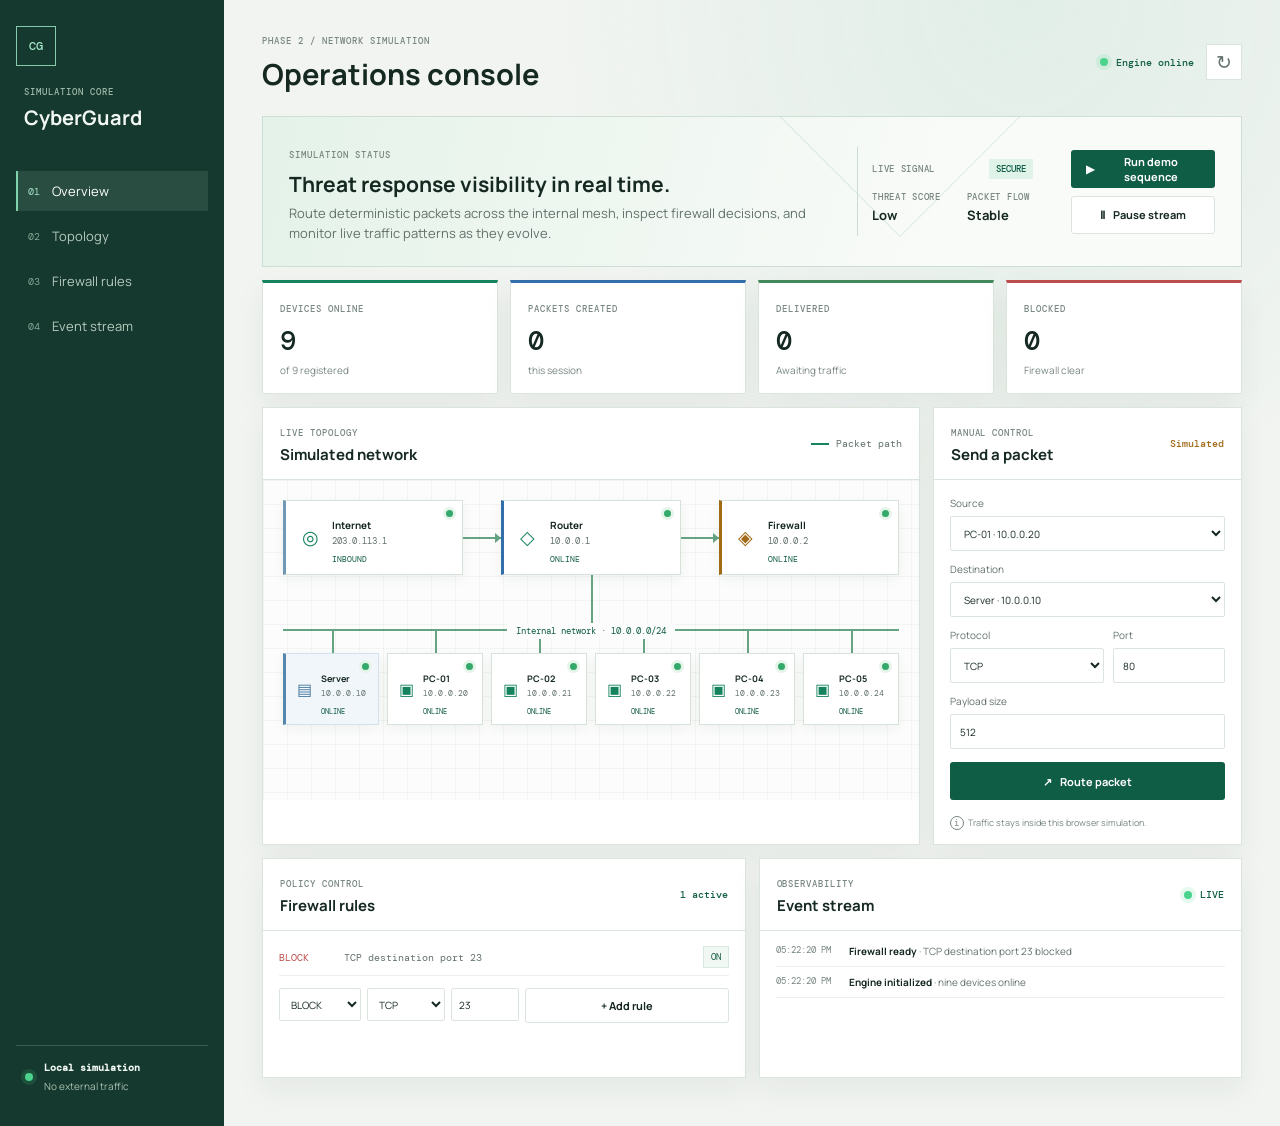
<file: web/index.html>
<!doctype html>
<html lang="en">
<head>
  <meta charset="utf-8">
  <meta name="viewport" content="width=device-width, initial-scale=1">
  <meta name="theme-color" content="#f2f5f2">
  <title>CyberGuard | Network Simulation Console</title>
  <link rel="stylesheet" href="dashboard.css">
</head>
<body>
  <div class="app-shell">
    <aside class="sidebar">
      <div class="brand-header">
        <div class="brand-mark" aria-hidden="true">CG</div>
        <div class="brand-copy">
          <span class="eyebrow">Simulation core</span>
          <h1>CyberGuard</h1>
        </div>
      </div>

      <nav class="side-nav" aria-label="Simulation sections">
        <a class="nav-item active" href="#overview"><span class="nav-icon">01</span>Overview</a>
        <a class="nav-item" href="#topology"><span class="nav-icon">02</span>Topology</a>
        <a class="nav-item" href="#firewall"><span class="nav-icon">03</span>Firewall rules</a>
        <a class="nav-item" href="#events"><span class="nav-icon">04</span>Event stream</a>
      </nav>

      <div class="sidebar-footer">
        <span class="status-dot" aria-hidden="true"></span>
        <div>
          <strong>Local simulation</strong>
          <small>No external traffic</small>
        </div>
      </div>
    </aside>

    <main class="main-content" id="overview">
      <header class="topbar">
        <div>
          <span class="eyebrow">Phase 2 / network simulation</span>
          <h2>Operations console</h2>
        </div>
        <div class="topbar-actions">
          <span class="engine-pill"><span class="pulse-dot"></span>Engine online</span>
          <button class="icon-button" id="resetButton" title="Reset simulation" aria-label="Reset simulation">↻</button>
        </div>
      </header>

      <section class="hero-strip" aria-label="Simulation summary">
        <div class="hero-copy">
          <p class="section-kicker">Simulation status</p>
          <h3>Threat response visibility in real time.</h3>
          <p class="hero-description">Route deterministic packets across the internal mesh, inspect firewall decisions, and monitor live traffic patterns as they evolve.</p>
        </div>

        <div class="hero-panel" aria-label="System signal">
          <div class="hero-panel-header">
            <span class="hero-tag">Live signal</span>
            <span class="hero-badge">Secure</span>
          </div>
          <div class="hero-panel-body">
            <div>
              <span class="mini-label">Threat score</span>
              <strong>Low</strong>
            </div>
            <div>
              <span class="mini-label">Packet flow</span>
              <strong>Stable</strong>
            </div>
          </div>
        </div>

        <div class="hero-actions">
          <button class="button button-primary" id="demoButton"><span>▶</span>Run demo sequence</button>
          <button class="button button-quiet" id="pauseButton"><span>Ⅱ</span>Pause stream</button>
        </div>
      </section>

      <section class="metrics-grid" aria-label="Network statistics">
        <article class="metric-card accent-cyan">
          <span class="metric-label">Devices online</span>
          <strong id="onlineMetric">9</strong>
          <span class="metric-meta">of 9 registered</span>
        </article>
        <article class="metric-card accent-blue">
          <span class="metric-label">Packets created</span>
          <strong id="createdMetric">0</strong>
          <span class="metric-meta">this session</span>
        </article>
        <article class="metric-card accent-green">
          <span class="metric-label">Delivered</span>
          <strong id="deliveredMetric">0</strong>
          <span class="metric-meta" id="deliveryMeta">Awaiting traffic</span>
        </article>
        <article class="metric-card accent-red">
          <span class="metric-label">Blocked</span>
          <strong id="blockedMetric">0</strong>
          <span class="metric-meta" id="blockedMeta">Firewall clear</span>
        </article>
      </section>

      <div class="workspace-grid">
        <section class="panel topology-panel" id="topology">
          <div class="panel-heading">
            <div>
              <span class="section-kicker">Live topology</span>
              <h3>Simulated network</h3>
            </div>
            <span class="legend"><i class="legend-line"></i>Packet path</span>
          </div>

          <div class="topology-canvas" id="topologyCanvas" aria-label="Simulated network diagram">
            <div class="network-stage">
              <div class="network-core" aria-label="External connection and security gateway">
                <div class="node internet-node">
                  <span class="node-glyph">◎</span>
                  <div><strong>Internet</strong><small>203.0.113.1</small></div>
                  <em>Inbound</em>
                </div>
                <span class="network-link" aria-hidden="true"></span>
                <div class="node router-node" data-node="Router">
                  <span class="node-glyph">◇</span>
                  <div><strong>Router</strong><small>10.0.0.1</small></div>
                  <em>Online</em>
                </div>
                <span class="network-link" aria-hidden="true"></span>
                <div class="node firewall-node" data-node="Firewall">
                  <span class="node-glyph">◈</span>
                  <div><strong>Firewall</strong><small>10.0.0.2</small></div>
                  <em>Online</em>
                </div>
              </div>

              <div class="network-backbone"><span>Internal network · 10.0.0.0/24</span></div>

              <div class="endpoint-grid" aria-label="Internal endpoints">
                <div class="node endpoint-node server-node" data-node="Server">
                  <span class="node-glyph">▤</span>
                  <div><strong>Server</strong><small>10.0.0.10</small></div>
                  <em>Online</em>
                </div>
                <div class="node endpoint-node" data-node="PC-01">
                  <span class="node-glyph">▣</span>
                  <div><strong>PC-01</strong><small>10.0.0.20</small></div>
                  <em>Online</em>
                </div>
                <div class="node endpoint-node" data-node="PC-02">
                  <span class="node-glyph">▣</span>
                  <div><strong>PC-02</strong><small>10.0.0.21</small></div>
                  <em>Online</em>
                </div>
                <div class="node endpoint-node" data-node="PC-03">
                  <span class="node-glyph">▣</span>
                  <div><strong>PC-03</strong><small>10.0.0.22</small></div>
                  <em>Online</em>
                </div>
                <div class="node endpoint-node" data-node="PC-04">
                  <span class="node-glyph">▣</span>
                  <div><strong>PC-04</strong><small>10.0.0.23</small></div>
                  <em>Online</em>
                </div>
                <div class="node endpoint-node" data-node="PC-05">
                  <span class="node-glyph">▣</span>
                  <div><strong>PC-05</strong><small>10.0.0.24</small></div>
                  <em>Online</em>
                </div>
              </div>
            </div>
            <div class="packet-orb" id="packetOrb" aria-hidden="true"></div>
          </div>
        </section>

        <section class="panel send-panel">
          <div class="panel-heading">
            <div>
              <span class="section-kicker">Manual control</span>
              <h3>Send a packet</h3>
            </div>
            <span class="sim-badge">Simulated</span>
          </div>

          <form id="packetForm">
            <label>
              Source
              <select id="sourceSelect"></select>
            </label>

            <label>
              Destination
              <select id="destinationSelect"></select>
            </label>

            <div class="form-row">
              <label>
                Protocol
                <select id="protocolSelect">
                  <option>TCP</option>
                  <option>UDP</option>
                  <option>ICMP</option>
                </select>
              </label>

              <label>
                Port
                <input id="portInput" type="number" min="1" max="65535" value="80">
              </label>
            </div>

            <label>
              Payload size
              <input id="sizeInput" type="number" min="1" max="65535" value="512">
            </label>

            <button class="button button-primary submit-button" type="submit"><span>↗</span>Route packet</button>
          </form>

          <p class="form-note"><span class="info-mark">i</span>Traffic stays inside this browser simulation.</p>
        </section>
      </div>

      <div class="lower-grid">
        <section class="panel firewall-panel" id="firewall">
          <div class="panel-heading">
            <div>
              <span class="section-kicker">Policy control</span>
              <h3>Firewall rules</h3>
            </div>
            <span class="rule-count" id="ruleCount">1 active</span>
          </div>

          <div class="rule-list" id="ruleList"></div>

          <form class="rule-form" id="ruleForm">
            <select id="ruleAction">
              <option value="BLOCK">BLOCK</option>
              <option value="ALLOW">ALLOW</option>
            </select>
            <select id="ruleProtocol">
              <option>TCP</option>
              <option>UDP</option>
              <option>ICMP</option>
            </select>
            <input id="rulePort" type="number" min="1" max="65535" value="23" aria-label="Firewall port">
            <button class="button button-outline" type="submit">+ Add rule</button>
          </form>
        </section>

        <section class="panel events-panel" id="events">
          <div class="panel-heading">
            <div>
              <span class="section-kicker">Observability</span>
              <h3>Event stream</h3>
            </div>
            <span class="live-label"><span class="pulse-dot"></span>Live</span>
          </div>
          <div class="event-list" id="eventList" aria-live="polite"></div>
        </section>
      </div>
    </main>
  </div>

  <script src="app.js"></script>
</body>
</html>
</file>
<file: web/dashboard.css>
@import url('https://fonts.googleapis.com/css2?family=DM+Mono:wght@400;500&family=Manrope:wght@400;500;600;700;800&display=swap');

:root {
  color-scheme: light;
  --ink: #152821;
  --muted: #61716a;
  --dim: #78877f;
  --page: #f1f4f1;
  --surface: #ffffff;
  --surface-alt: #f7f9f7;
  --line: #dce4de;
  --green: #16835f;
  --green-dark: #105d45;
  --mint: #dff3e9;
  --blue: #336eaa;
  --red: #bb4e4c;
  --red-pale: #fae9e7;
  --amber: #a06a17;
  --shadow: 0 12px 30px rgba(29, 55, 42, .06);
}

* { box-sizing: border-box; }
html { scroll-behavior: smooth; }
body { margin: 0; color: var(--ink); background: var(--page); font-family: 'Manrope', sans-serif; font-size: 13px; }
button, input, select { font: inherit; }
button, select { cursor: pointer; }
.app-shell { min-height: 100vh; display: flex; background: radial-gradient(ellipse at 80% 0%, #e1eee7 0, transparent 32%), var(--page); }
.sidebar { width: 224px; flex: 0 0 224px; min-height: 100vh; padding: 26px 16px 18px; display: flex; flex-direction: column; background: #15392e; color: #f1f7f2; }
.brand-mark { width: 40px; height: 40px; display: grid; place-items: center; border: 1px solid #86caae; color: #a4e5c7; font: 500 12px 'DM Mono', monospace; }
.brand-copy { margin: 15px 8px 40px; }
.brand-copy h1 { margin: 5px 0 0; font-size: 20px; }
.eyebrow, .section-kicker, .metric-label { color: var(--dim); font: 500 9px 'DM Mono', monospace; letter-spacing: .11em; text-transform: uppercase; }
.sidebar .eyebrow { color: #9eb9aa; }
.side-nav { display: grid; gap: 5px; }
.nav-item { display: flex; align-items: center; gap: 12px; padding: 11px 10px; color: #b7cbc0; text-decoration: none; border-left: 2px solid transparent; transition: background .18s, color .18s; }
.nav-item:hover, .nav-item.active { color: #ffffff; background: rgba(220, 255, 235, .1); border-left-color: #80d4ad; }
.nav-icon { color: #82a695; font: 10px 'DM Mono', monospace; }
.nav-item.active .nav-icon { color: #a4e5c7; }
.sidebar-footer { display: flex; gap: 11px; align-items: center; margin-top: auto; padding: 15px 9px; border-top: 1px solid rgba(226, 245, 234, .18); color: #f1f7f2; font: 10px 'DM Mono', monospace; }
.sidebar-footer small { display: block; margin-top: 5px; color: #a8c0b2; font: 10px 'Manrope', sans-serif; }
.status-dot, .pulse-dot { display: inline-block; width: 8px; height: 8px; flex: 0 0 8px; border-radius: 50%; background: #4bd38d; box-shadow: 0 0 0 4px rgba(75, 211, 141, .14); }
.main-content { width: min(1480px, 100%); min-width: 0; margin: 0 auto; padding: 30px 38px 48px; }
.topbar { display: flex; justify-content: space-between; align-items: center; margin-bottom: 22px; }
.topbar h2 { margin: 6px 0 0; font-size: 29px; font-weight: 700; }
.topbar-actions { display: flex; align-items: center; gap: 12px; }
.engine-pill, .sim-badge, .rule-count, .live-label { display: inline-flex; align-items: center; gap: 8px; color: var(--green-dark); font: 500 10px 'DM Mono', monospace; }
.icon-button { width: 36px; height: 36px; color: var(--muted); border: 1px solid var(--line); background: var(--surface); font-size: 19px; }
.icon-button:hover { color: var(--green-dark); border-color: var(--green); }
.hero-strip { min-height: 126px; padding: 23px 26px; display: flex; align-items: center; justify-content: space-between; gap: 24px; border: 1px solid #cddfd3; background: linear-gradient(105deg, #e4f2e9, #f9fbf8 70%); position: relative; overflow: hidden; }
.hero-strip:after { content: ''; position: absolute; width: 230px; height: 230px; right: 23%; top: -160px; border: 1px solid rgba(22, 131, 95, .14); transform: rotate(45deg); pointer-events: none; }
.hero-copy { position: relative; z-index: 1; }
.hero-strip h3 { margin: 6px 0 5px; font-size: 21px; }
.hero-description { max-width: 590px; margin: 0; color: var(--muted); line-height: 1.55; }
.hero-panel { min-width: 190px; padding: 12px 14px; border-left: 1px solid #cbdcd0; position: relative; z-index: 1; }
.hero-panel-header, .hero-panel-body { display: flex; align-items: center; justify-content: space-between; gap: 18px; }
.hero-tag, .mini-label { color: var(--dim); font: 500 9px 'DM Mono', monospace; letter-spacing: .08em; text-transform: uppercase; }
.hero-badge { padding: 4px 7px; color: var(--green-dark); background: var(--mint); font: 500 9px 'DM Mono', monospace; text-transform: uppercase; }
.hero-panel-body { justify-content: flex-start; gap: 26px; margin-top: 12px; }
.hero-panel-body div { display: grid; gap: 3px; }
.hero-panel-body strong { font-size: 13px; }
.hero-actions { display: grid; gap: 8px; position: relative; z-index: 1; }
.button { display: inline-flex; justify-content: center; align-items: center; gap: 8px; min-height: 38px; padding: 0 14px; border: 1px solid transparent; border-radius: 3px; font-size: 11px; font-weight: 700; transition: .18s ease; }
.button-primary { color: #fff; background: var(--green-dark); }
.button-primary:hover { background: #0c4c38; transform: translateY(-1px); }
.button-quiet, .button-outline { color: var(--ink); border-color: var(--line); background: var(--surface); }
.button-quiet:hover, .button-outline:hover { border-color: var(--green); color: var(--green-dark); }
.button-outline { min-height: 35px; padding: 0 11px; }
.metrics-grid { display: grid; grid-template-columns: repeat(4, minmax(0, 1fr)); gap: 12px; margin: 13px 0; }
.metric-card { min-height: 102px; padding: 15px 17px; border: 1px solid var(--line); border-top: 3px solid var(--blue); background: var(--surface); box-shadow: var(--shadow); }
.accent-cyan { border-top-color: var(--green); }
.accent-green { border-top-color: #43875d; }
.accent-red { border-top-color: var(--red); }
.metric-card strong { display: block; margin: 7px 0 2px; font: 500 27px 'DM Mono', monospace; }
.metric-meta { color: var(--dim); font-size: 10px; }
.workspace-grid, .lower-grid { display: grid; grid-template-columns: minmax(0, 1.7fr) minmax(300px, .8fr); gap: 13px; }
.lower-grid { grid-template-columns: minmax(0, 1fr) minmax(0, 1fr); margin-top: 13px; }
.panel { min-width: 0; border: 1px solid var(--line); background: var(--surface); box-shadow: var(--shadow); }
.panel-heading { min-height: 63px; padding: 14px 17px; display: flex; justify-content: space-between; align-items: center; border-bottom: 1px solid var(--line); }
.panel-heading h3 { margin: 4px 0 0; font-size: 15px; }
.legend { display: flex; align-items: center; gap: 7px; color: var(--muted); font: 10px 'DM Mono', monospace; }
.legend-line { width: 18px; border-top: 2px solid var(--green); }
.topology-canvas { min-height: 320px; padding: 20px; position: relative; overflow: hidden; background-color: #fbfcfb; background-image: linear-gradient(rgba(44, 96, 66, .045) 1px, transparent 1px), linear-gradient(90deg, rgba(44, 96, 66, .045) 1px, transparent 1px); background-size: 24px 24px; }
.network-stage { max-width: 1000px; margin: 0 auto; }
.network-core { display: grid; grid-template-columns: minmax(130px, 1fr) 38px minmax(130px, 1fr) 38px minmax(130px, 1fr); align-items: center; }
.network-link { height: 2px; position: relative; background: #65a482; }
.network-link:after { content: ''; position: absolute; top: -4px; right: 0; border-top: 5px solid transparent; border-bottom: 5px solid transparent; border-left: 6px solid #65a482; }
.node { min-width: 0; min-height: 75px; padding: 10px; display: grid; grid-template-columns: 28px minmax(0, 1fr); grid-template-rows: 1fr auto; align-items: center; column-gap: 8px; border: 1px solid #d7e2da; background: var(--surface); box-shadow: 0 4px 12px rgba(33, 57, 43, .05); position: relative; }
.node:after { content: ''; width: 7px; height: 7px; position: absolute; top: 9px; right: 9px; border-radius: 50%; background: #35a86b; box-shadow: 0 0 0 3px #e5f4e9; }
.node-glyph { grid-row: 1 / 3; color: var(--green); font-size: 19px; line-height: 1; text-align: center; }
.node strong { display: block; padding-right: 9px; font-size: 10px; }
.node small { display: block; margin-top: 3px; color: var(--muted); font: 9px 'DM Mono', monospace; }
.node em { grid-column: 2; color: var(--green-dark); font: 8px 'DM Mono', monospace; font-style: normal; text-transform: uppercase; }
.internet-node { border-left: 3px solid #7199b5; }
.router-node { border-left: 3px solid var(--blue); }
.firewall-node { border-left: 3px solid var(--amber); }
.firewall-node .node-glyph { color: var(--amber); }
.network-backbone { height: 56px; margin: 0; position: relative; }
.network-backbone:before { content: ''; width: 2px; height: 100%; position: absolute; top: 0; left: 50%; background: #65a482; }
.network-backbone:after { content: ''; height: 2px; position: absolute; right: 0; bottom: 0; left: 0; background: #65a482; }
.network-backbone span { position: absolute; z-index: 1; left: 50%; bottom: -8px; padding: 2px 9px; color: var(--green-dark); background: #fbfcfb; font: 9px 'DM Mono', monospace; transform: translateX(-50%); white-space: nowrap; }
.endpoint-grid { display: grid; grid-template-columns: repeat(6, minmax(0, 1fr)); gap: 8px; margin-top: 22px; }
.endpoint-node { min-height: 72px; padding: 8px 7px; grid-template-columns: 23px minmax(0, 1fr); column-gap: 5px; }
.endpoint-node:before { content: ''; width: 2px; height: 22px; position: absolute; top: -23px; left: 50%; background: #65a482; }
.endpoint-node .node-glyph { font-size: 16px; }
.endpoint-node strong { font-size: 9px; }
.endpoint-node small { font-size: 8px; }
.endpoint-node em { font-size: 7px; }
.server-node { background: #f0f6fa; border-color: #d3e1eb; border-left: 3px solid #5688ad; }
.server-node .node-glyph { color: #47799f; }
.packet-orb { width: 9px; height: 9px; opacity: 0; position: absolute; z-index: 3; top: 45%; left: 50%; border-radius: 50%; background: var(--green); pointer-events: none; }
.packet-orb.animate { animation: packet-pulse .8s ease-out; }
@keyframes packet-pulse { 0% { opacity: 1; transform: scale(.5); box-shadow: 0 0 0 0 rgba(22, 131, 95, .4); } 60% { opacity: 1; transform: scale(1.2); box-shadow: 0 0 0 15px rgba(22, 131, 95, 0); } 100% { opacity: 0; transform: scale(.8); } }
.send-panel { min-height: 320px; }
.sim-badge { color: var(--amber); }
.send-panel form { display: grid; gap: 11px; padding: 16px; }
.send-panel label { display: grid; gap: 6px; color: var(--muted); font-size: 10px; }
.send-panel select, .send-panel input, .rule-form select, .rule-form input { width: 100%; height: 35px; padding: 0 9px; color: var(--ink); border: 1px solid var(--line); border-radius: 2px; outline: none; background: #fff; }
.send-panel select:focus, .send-panel input:focus, .rule-form select:focus, .rule-form input:focus { border-color: var(--green); box-shadow: 0 0 0 2px rgba(22, 131, 95, .1); }
.form-row { display: grid; grid-template-columns: 1fr .72fr; gap: 9px; }
.submit-button { width: 100%; margin-top: 2px; }
.form-note { margin: 0 16px 14px; color: var(--dim); font-size: 9px; }
.info-mark { display: inline-grid; place-items: center; width: 14px; height: 14px; margin-right: 4px; border: 1px solid var(--dim); border-radius: 50%; font: 9px 'DM Mono', monospace; }
.firewall-panel, .events-panel { min-height: 220px; }
.rule-list { display: grid; gap: 1px; padding: 8px 16px 4px; }
.rule-row { display: grid; grid-template-columns: 56px 1fr auto; align-items: center; gap: 9px; min-height: 37px; border-bottom: 1px solid #edf1ed; }
.rule-action { font: 10px 'DM Mono', monospace; }
.rule-action.block { color: var(--red); }
.rule-action.allow { color: var(--green-dark); }
.rule-condition { color: var(--muted); font: 10px 'DM Mono', monospace; }
.rule-toggle { padding: 4px 7px; color: var(--green-dark); border: 1px solid #d8e8dd; background: #f1f8f3; font: 9px 'DM Mono', monospace; }
.rule-form { display: grid; grid-template-columns: 82px 78px 68px minmax(95px, auto); gap: 6px; padding: 8px 16px 15px; }
.rule-form select, .rule-form input { height: 33px; padding: 0 7px; font-size: 10px; }
.live-label { color: var(--green-dark); text-transform: uppercase; }
.event-list { padding: 5px 16px 12px; max-height: 180px; overflow: auto; }
.event-row { display: grid; grid-template-columns: 64px 1fr; gap: 9px; padding: 8px 0; border-bottom: 1px solid #edf1ed; animation: reveal .25s ease both; }
.event-time { color: var(--dim); font: 9px 'DM Mono', monospace; }
.event-message { color: var(--muted); font-size: 10px; }
.event-message strong { color: var(--ink); font-weight: 700; }
.event-row.blocked .event-message { color: var(--red); }
.event-row.delivered .event-message { color: var(--green-dark); }
@keyframes reveal { from { opacity: 0; transform: translateY(4px); } to { opacity: 1; transform: translateY(0); } }

@media (max-width: 1100px) {
  .sidebar { width: 190px; flex-basis: 190px; }
  .main-content { padding: 26px 24px 40px; }
  .hero-panel { display: none; }
  .workspace-grid { grid-template-columns: 1fr; }
  .endpoint-grid { grid-template-columns: repeat(3, minmax(0, 1fr)); }
  .network-core { grid-template-columns: minmax(0, 1fr) 30px minmax(0, 1fr) 30px minmax(0, 1fr); }
}

@media (max-width: 760px) {
  .app-shell { display: block; }
  .sidebar { width: 100%; min-height: 0; padding: 13px 16px; display: grid; grid-template-columns: auto 1fr; align-items: center; gap: 0 11px; }
  .brand-mark { width: 34px; height: 34px; }
  .brand-copy { margin: 0; }
  .brand-copy h1 { font-size: 17px; }
  .brand-copy .eyebrow { font-size: 8px; }
  .side-nav { grid-column: 1 / -1; display: flex; gap: 4px; margin-top: 12px; overflow-x: auto; }
  .nav-item { padding: 8px 9px; white-space: nowrap; font-size: 11px; }
  .nav-icon, .sidebar-footer { display: none; }
  .main-content { padding: 20px 14px 30px; }
  .topbar { margin-bottom: 15px; }
  .topbar h2 { font-size: 23px; }
  .engine-pill { display: none; }
  .hero-strip { display: block; padding: 18px; }
  .hero-strip h3 { font-size: 18px; }
  .hero-actions { display: flex; flex-wrap: wrap; margin-top: 14px; }
  .metrics-grid { grid-template-columns: repeat(2, minmax(0, 1fr)); gap: 8px; }
  .metric-card { min-height: 91px; padding: 12px; }
  .metric-card strong { font-size: 23px; }
  .workspace-grid, .lower-grid { grid-template-columns: 1fr; gap: 10px; }
  .lower-grid { margin-top: 10px; }
  .topology-canvas { min-height: 0; padding: 16px 11px; }
  .network-core { grid-template-columns: minmax(0, 1fr); gap: 7px; }
  .network-core .node { min-height: 57px; }
  .network-link { width: 2px; height: 12px; justify-self: center; }
  .network-link:after { top: auto; right: -4px; bottom: -1px; border: 5px solid transparent; border-top-color: #65a482; border-bottom: 0; }
  .network-backbone { height: 34px; }
  .network-backbone:before { height: 100%; }
  .network-backbone span { font-size: 8px; }
  .endpoint-grid { grid-template-columns: repeat(2, minmax(0, 1fr)); gap: 7px; margin-top: 16px; }
  .endpoint-node { min-height: 65px; }
  .endpoint-node:before { height: 16px; top: -17px; }
  .panel-heading { min-height: 58px; padding: 12px 14px; }
  .rule-form { grid-template-columns: 1fr 1fr 1fr; }
  .rule-form .button { grid-column: 1 / -1; }
}

@media (prefers-reduced-motion: reduce) {
  *, *::before, *::after { scroll-behavior: auto !important; animation-duration: .01ms !important; transition-duration: .01ms !important; }
}
</file>
